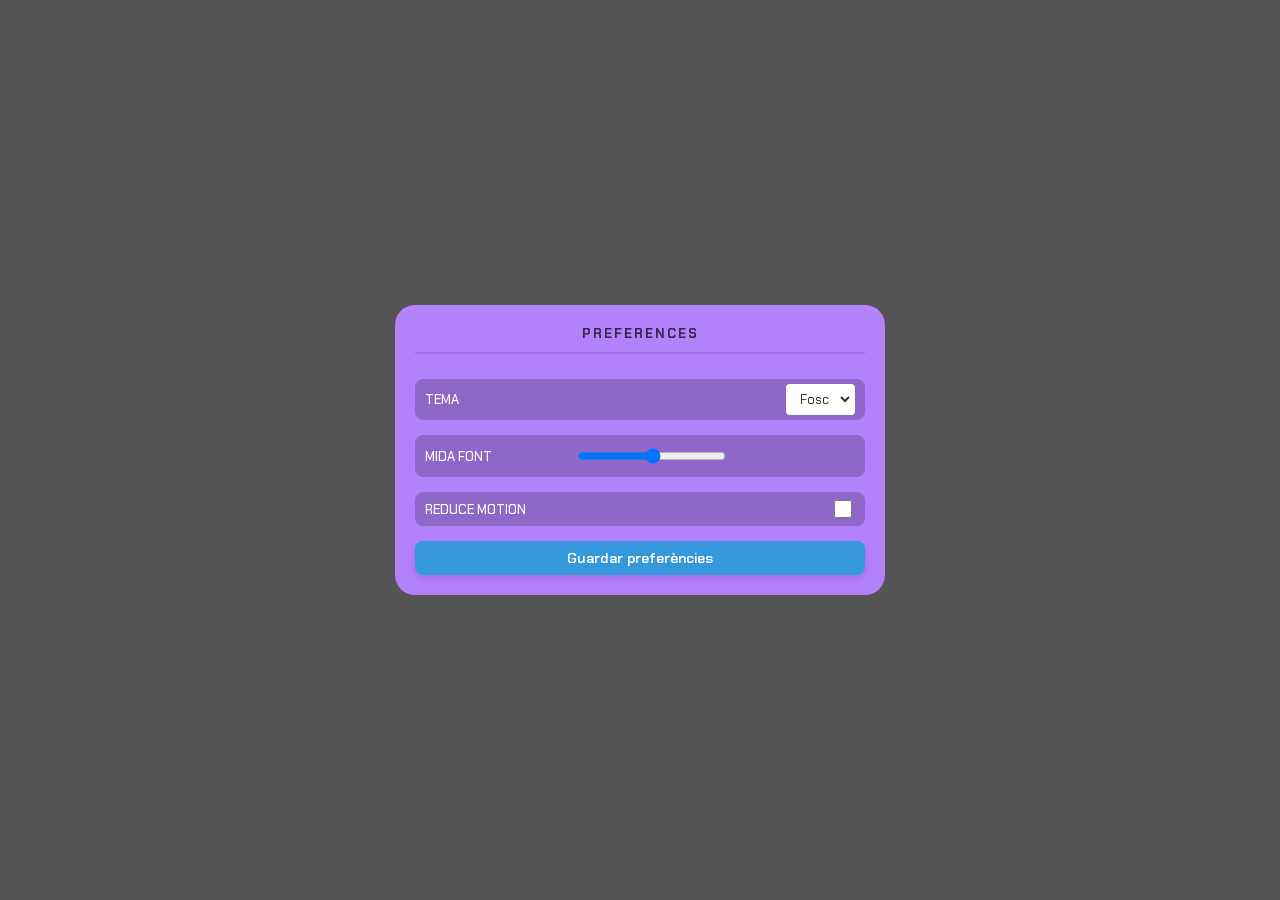
<file: index.html>
<!DOCTYPE html>
<html lang="ca">
  <head>
    <meta charset="UTF-8" />
    <meta name="viewport" content="width=device-width, initial-scale=1.0" />
    <title>JRPG menu</title>
    <link rel="stylesheet" href="style.css" />
  </head>
  <body>
    <main>
      <header>
      </header>

      <section id="form_preferencias" class="form_pre">
        <div class="panel">
          <p class="panel-title">Preferences</p>
          <form class="pref-form" id="form_pref">
            <div>
              <label for="theme">Tema</label>
              <select id="theme" name="theme">
                <option value="dark" selected>Fosc</option>
                <option value="light">Clar</option>
              </select>
            </div>
            <div>
              <label for="fontRange">Mida font</label>
              <input id="fontRange" type="range" min="13" max="36" step="1" aria-label="Mida de la font" />
              <span id="fontValue"></span>
            </div>
            <div>
              <label for="reduce">Reduce motion</label>
              <input id="reduce" name="reduce" type="checkbox" aria-label="Reduir animacions">
            </div>
            <button id="form_btn" class="btn-primary" type="submit">Guardar preferències</button>
          </form>
        </div>
      </section>

      <section id="loading" class="load">
        <div class="panel">
          <p id="loading_msg">Carregant...</p>
          <img src="./public/blendertimer-load-38_256.gif" alt="Loading spinner" id="loading_spinner">
          <button id="btn_retry" class="btn-danger" hidden>Reintentar</button>
        </div>
      </section>

      <section id="menu" class="inventory-section" hidden>
        <div class="inventory-header">
          <h2>Inventari</h2>
          <button id="btn_show_add" class="btn-primary" style="margin-left: 20px;">+ Nou Item</button>

          <div class="inventory-controls" style="margin-left: auto;">
            <input type="text" id="searchInput" placeholder="Cercar per nom..." aria-label="Cercar per nom" />
            <select id="categoryFilter" aria-label="Filtrar per categoria">
              <option value="todos">Tots</option>
              <option value="consumible">Consumibles</option>
              <option value="arma">Armes</option>
              <option value="armadura">Armadures</option>
              <option value="material">Materials</option>
              <option value="custom">Customs</option>
            </select>
          </div>
        </div>

        <div id="add_item_section" class="panel" style="width: 100%; height: auto; margin-bottom: 20px;" hidden>
          <p class="panel-title">Crear Nou Item</p>
          <form id="form_add" class="pref-form" style="display: grid; grid-template-columns: 1fr 1fr; gap: var(--s-2);">
            <div style="grid-column: 1 / -1;">
              <label for="add_name">Nom</label>
              <input type="text" id="add_name" required pattern=".*\S+.*" title="El nom no pot estar buit">
            </div>
            <div>
              <label for="add_cat">Categoria</label>
              <select id="add_cat" required>
                <option value="custom">Custom</option>
                <option value="consumible">Consumible</option>
                <option value="arma">Arma</option>
                <option value="armadura">Armadura</option>
                <option value="material">Material</option>
              </select>
            </div>
            <div>
              <label for="add_rarity">Raritat</label>
              <select id="add_rarity" required>
                <option value="común">Común</option>
                <option value="poco común">Poco común</option>
                <option value="raro">Raro</option>
                <option value="épico">Épico</option>
                <option value="legendario">Legendario</option>
              </select>
            </div>
            <div>
              <label for="add_price">Preu (G)</label>
              <input type="number" id="add_price" min="0" value="0" required>
            </div>
            <div>
              <label for="add_lvl">Nivell req.</label>
              <input type="number" id="add_lvl" min="1" max="99" value="1" required>
            </div>
            <div style="grid-column: 1 / -1; align-items: flex-start; flex-direction: column;">
              <label for="add_desc" style="margin-bottom: 5px;">Descripció</label>
              <textarea id="add_desc" rows="2" style="width: 100%; border-radius: 4px; padding: 5px;" required minlength="3"></textarea>
            </div>
            <div style="grid-column: 1 / -1; justify-content: flex-end; background: transparent;">
              <button type="button" id="btn_cancel_add" class="btn-secondary">Cancel·lar</button>
              <button type="submit" class="btn-primary" style="margin-left: 10px;">Guardar</button>
            </div>
          </form>
        </div>

        <div class="inventory-grid" id="inventoryGrid">
        </div>
      </section>
    </main>

    <script src="app.js"></script>
  </body>
</html>
</file>
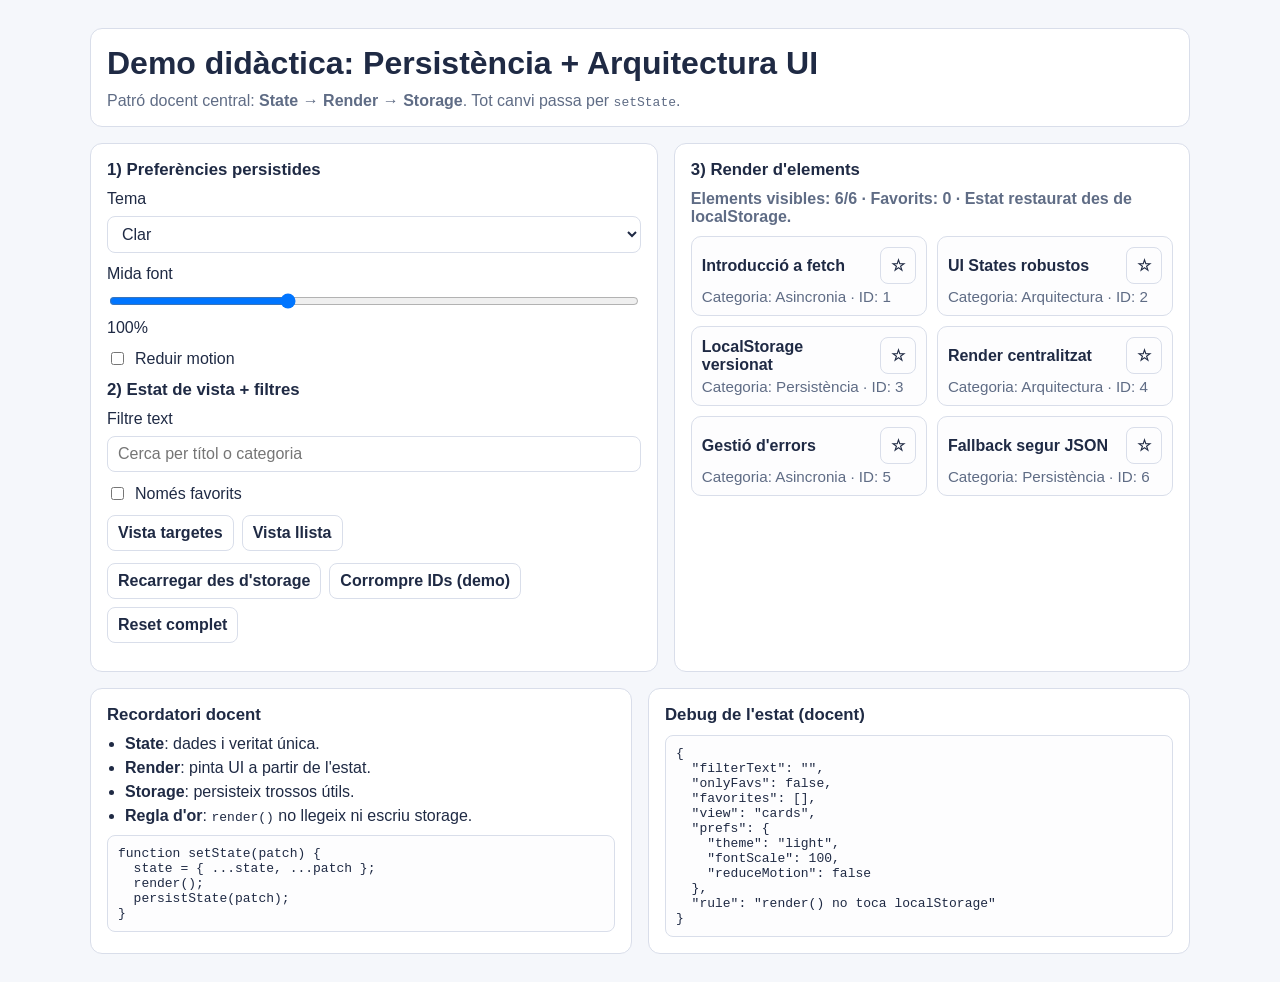
<file: adj/L04/L04/Arquitectura/index.html>
<!DOCTYPE html>
<html lang="ca">
  <head>
    <meta charset="UTF-8" />
    <meta name="viewport" content="width=device-width, initial-scale=1.0" />
    <title>Demo arquitectura: State → Render → Storage</title>
    <link rel="stylesheet" href="styles.css" />
  </head>
  <body>
    <main class="container">
      <header class="panel hero">
        <h1>Demo didàctica: Persistència + Arquitectura UI</h1>
        <p>
          Patró docent central: <strong>State → Render → Storage</strong>. Tot canvi
          passa per <code>setState</code>.
        </p>
      </header>

      <section class="grid">
        <article class="panel controls">
          <h2>1) Preferències persistides</h2>
          <div class="field-row">
            <label for="themeSelect">Tema</label>
            <select id="themeSelect">
              <option value="light">Clar</option>
              <option value="dark">Fosc</option>
            </select>
          </div>

          <div class="field-row">
            <label for="fontRange">Mida font</label>
            <input id="fontRange" type="range" min="90" max="120" step="5" />
            <span id="fontValue"></span>
          </div>

          <div class="field-row checkbox-row">
            <input id="motionToggle" type="checkbox" />
            <label for="motionToggle">Reduir motion</label>
          </div>

          <h2>2) Estat de vista + filtres</h2>
          <div class="field-row">
            <label for="searchInput">Filtre text</label>
            <input id="searchInput" type="search" placeholder="Cerca per títol o categoria" />
          </div>

          <div class="field-row checkbox-row">
            <input id="onlyFavs" type="checkbox" />
            <label for="onlyFavs">Només favorits</label>
          </div>

          <div class="view-switch">
            <button id="btnCards" type="button">Vista targetes</button>
            <button id="btnList" type="button">Vista llista</button>
          </div>

          <div class="tool-row">
            <button id="btnReload" type="button">Recarregar des d'storage</button>
            <button id="btnCorrupt" type="button">Corrompre IDs (demo)</button>
            <button id="btnReset" type="button">Reset complet</button>
          </div>
        </article>

        <article class="panel output">
          <h2>3) Render d'elements</h2>
          <p id="statusLine" class="status-line"></p>
          <div id="itemsView" class="items-view" aria-live="polite"></div>
        </article>
      </section>

      <section class="grid secondary">
        <article class="panel notes">
          <h2>Recordatori docent</h2>
          <ul>
            <li><strong>State</strong>: dades i veritat única.</li>
            <li><strong>Render</strong>: pinta UI a partir de l'estat.</li>
            <li><strong>Storage</strong>: persisteix trossos útils.</li>
            <li><strong>Regla d'or</strong>: <code>render()</code> no llegeix ni escriu storage.</li>
          </ul>
          <pre class="code-block">function setState(patch) {
  state = { ...state, ...patch };
  render();
  persistState(patch);
}</pre>
        </article>

        <article class="panel debug">
          <h2>Debug de l'estat (docent)</h2>
          <pre id="stateDump" class="state-dump"></pre>
        </article>
      </section>
    </main>

    <script src="app.js"></script>
  </body>
</html>
</file>
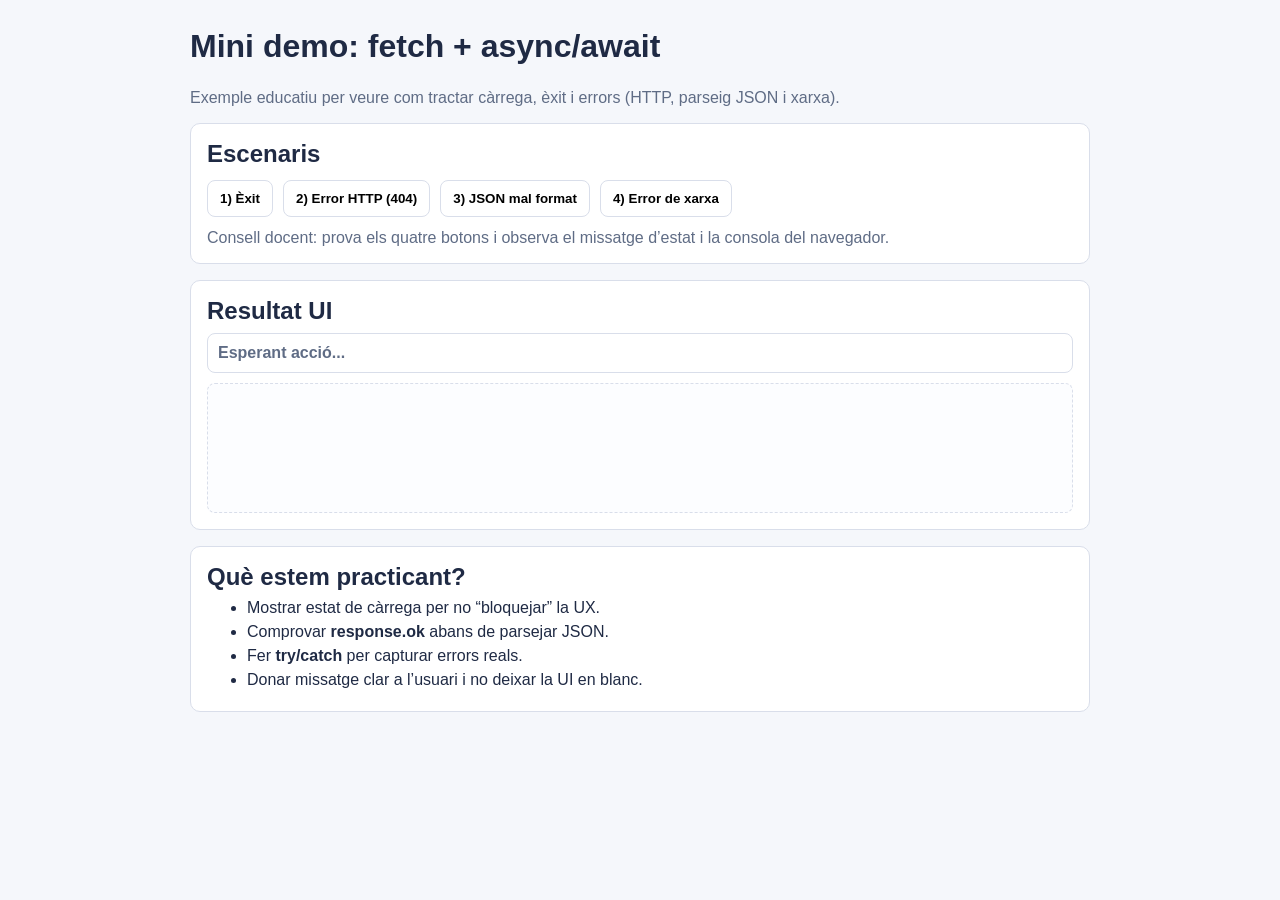
<file: adj/L04/L04/AsincroniaClient/index.html>
<!DOCTYPE html>
<html lang="ca">
  <head>
    <meta charset="UTF-8" />
    <meta name="viewport" content="width=device-width, initial-scale=1.0" />
    <title>Demo fetch asíncron</title>
    <link rel="stylesheet" href="styles.css" />
  </head>
  <body>
    <main class="container">
      <h1>Mini demo: fetch + async/await</h1>
      <p class="subtitle">
        Exemple educatiu per veure com tractar càrrega, èxit i errors (HTTP,
        parseig JSON i xarxa).
      </p>

      <section class="panel controls">
        <h2>Escenaris</h2>
        <div class="buttons">
          <button data-scenario="ok">1) Èxit</button>
          <button data-scenario="http">2) Error HTTP (404)</button>
          <button data-scenario="json">3) JSON mal format</button>
          <button data-scenario="network">4) Error de xarxa</button>
        </div>
        <p class="tip">
          Consell docent: prova els quatre botons i observa el missatge d’estat
          i la consola del navegador.
        </p>
      </section>

      <section class="panel output">
        <h2>Resultat UI</h2>
        <p id="status" class="status idle">Esperant acció...</p>
        <pre id="result" class="result" aria-live="polite"></pre>
      </section>

      <section class="panel notes">
        <h2>Què estem practicant?</h2>
        <ul>
          <li>Mostrar estat de càrrega per no “bloquejar” la UX.</li>
          <li>Comprovar <strong>response.ok</strong> abans de parsejar JSON.</li>
          <li>Fer <strong>try/catch</strong> per capturar errors reals.</li>
          <li>Donar missatge clar a l’usuari i no deixar la UI en blanc.</li>
        </ul>
      </section>
    </main>

    <script src="app.js"></script>
  </body>
</html>
</file>
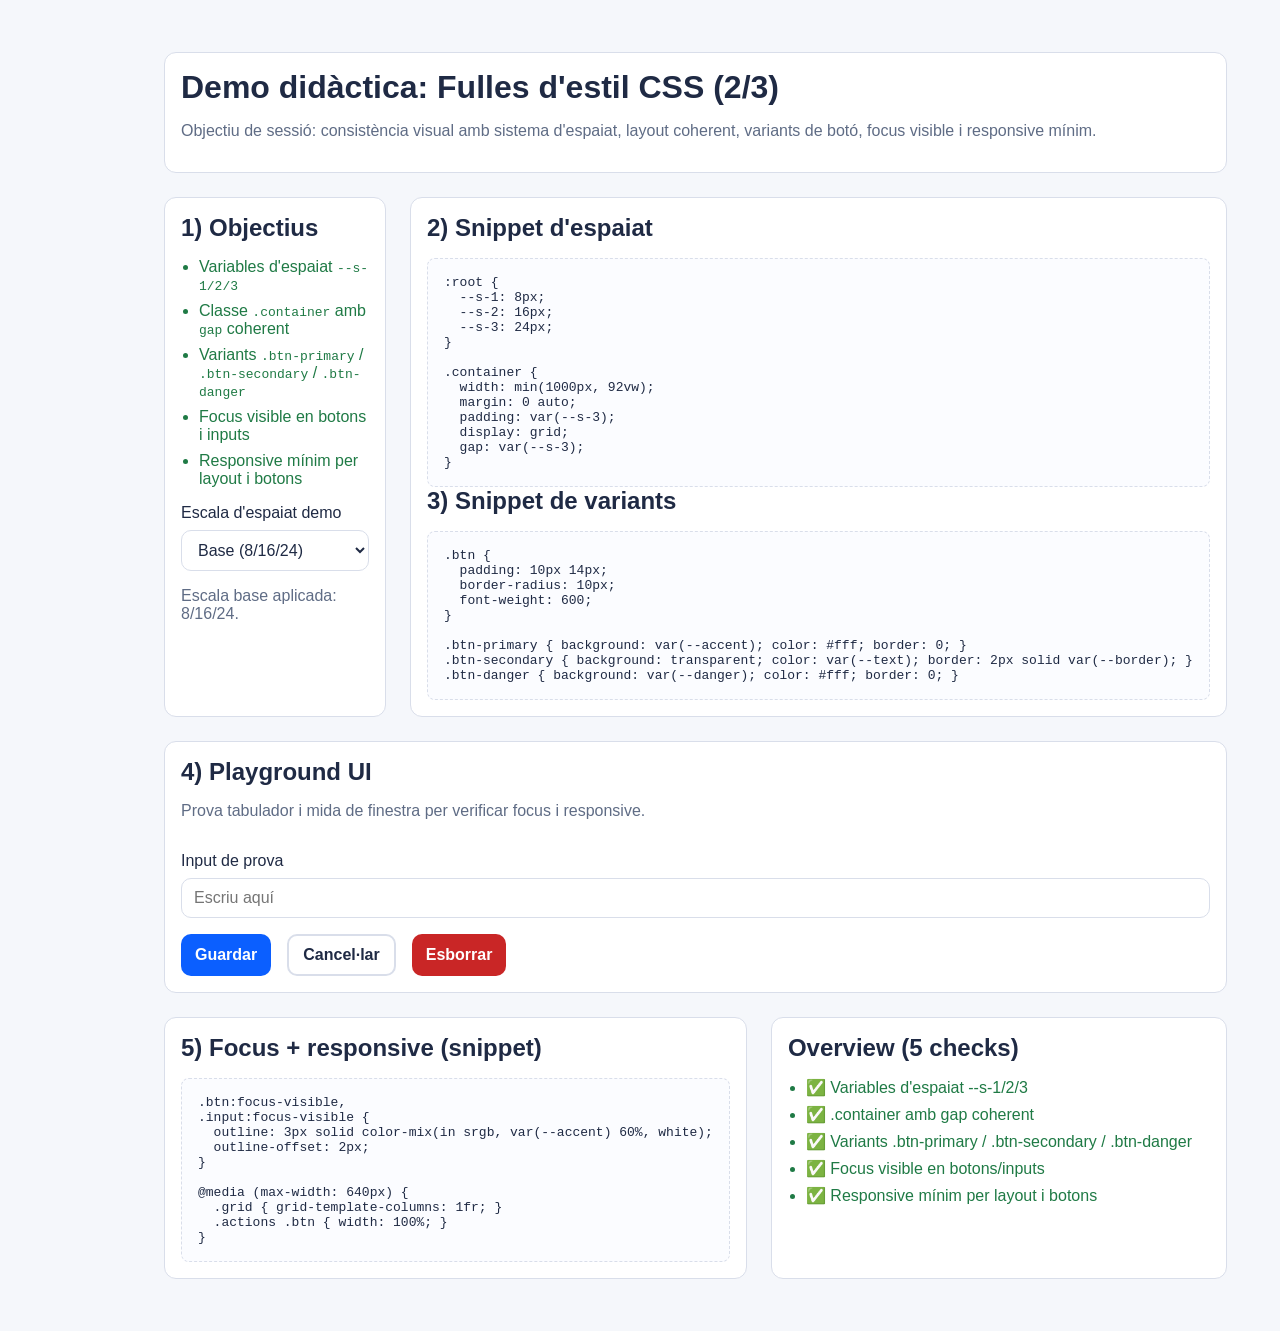
<file: adj/L04/L04/CssContnent/index.html>
<!DOCTYPE html>
<html lang="ca">
  <head>
    <meta charset="UTF-8" />
    <meta name="viewport" content="width=device-width, initial-scale=1.0" />
    <title>Demo didàctica CSS 2/3</title>
    <link rel="stylesheet" href="styles.css" />
  </head>
  <body>
    <main class="container">
      <header class="panel hero">
        <h1>Demo didàctica: Fulles d'estil CSS (2/3)</h1>
        <p>
          Objectiu de sessió: consistència visual amb sistema d'espaiat, layout coherent,
          variants de botó, focus visible i responsive mínim.
        </p>
      </header>

      <section class="grid">
        <article class="panel">
          <h2>1) Objectius</h2>
          <ul class="checklist" id="checkList">
            <li data-check="spacing">Variables d'espaiat <code>--s-1/2/3</code></li>
            <li data-check="container">Classe <code>.container</code> amb <code>gap</code> coherent</li>
            <li data-check="variants">Variants <code>.btn-primary</code> / <code>.btn-secondary</code> / <code>.btn-danger</code></li>
            <li data-check="focus">Focus visible en botons i inputs</li>
            <li data-check="responsive">Responsive mínim per layout i botons</li>
          </ul>

          <div class="field">
            <label for="scaleSelect">Escala d'espaiat demo</label>
            <select id="scaleSelect" class="input">
              <option value="base">Base (8/16/24)</option>
              <option value="compacta">Compacta (6/12/18)</option>
              <option value="ampla">Ampla (10/20/30)</option>
            </select>
          </div>

          <p class="muted" id="statusLine"></p>
        </article>

        <article class="panel">
          <h2>2) Snippet d'espaiat</h2>
          <pre class="code">:root {
  --s-1: 8px;
  --s-2: 16px;
  --s-3: 24px;
}

.container {
  width: min(1000px, 92vw);
  margin: 0 auto;
  padding: var(--s-3);
  display: grid;
  gap: var(--s-3);
}</pre>

          <h2>3) Snippet de variants</h2>
          <pre class="code">.btn {
  padding: 10px 14px;
  border-radius: 10px;
  font-weight: 600;
}

.btn-primary { background: var(--accent); color: #fff; border: 0; }
.btn-secondary { background: transparent; color: var(--text); border: 2px solid var(--border); }
.btn-danger { background: var(--danger); color: #fff; border: 0; }</pre>
        </article>
      </section>

      <section class="panel">
        <h2>4) Playground UI</h2>
        <p class="muted">
          Prova tabulador i mida de finestra per verificar focus i responsive.
        </p>

        <div class="playground">
          <div class="field">
            <label for="demoInput">Input de prova</label>
            <input id="demoInput" class="input" type="text" placeholder="Escriu aquí" />
          </div>

          <div class="actions">
            <button class="btn btn-primary" type="button">Guardar</button>
            <button class="btn btn-secondary" type="button">Cancel·lar</button>
            <button class="btn btn-danger" type="button">Esborrar</button>
          </div>
        </div>
      </section>

      <section class="grid">
        <article class="panel">
          <h2>5) Focus + responsive (snippet)</h2>
          <pre class="code">.btn:focus-visible,
.input:focus-visible {
  outline: 3px solid color-mix(in srgb, var(--accent) 60%, white);
  outline-offset: 2px;
}

@media (max-width: 640px) {
  .grid { grid-template-columns: 1fr; }
  .actions .btn { width: 100%; }
}</pre>
        </article>

        <article class="panel">
          <h2>Overview (5 checks)</h2>
          <ul class="overview" id="overviewList"></ul>
        </article>
      </section>
    </main>

    <script src="app.js"></script>
  </body>
</html>
</file>
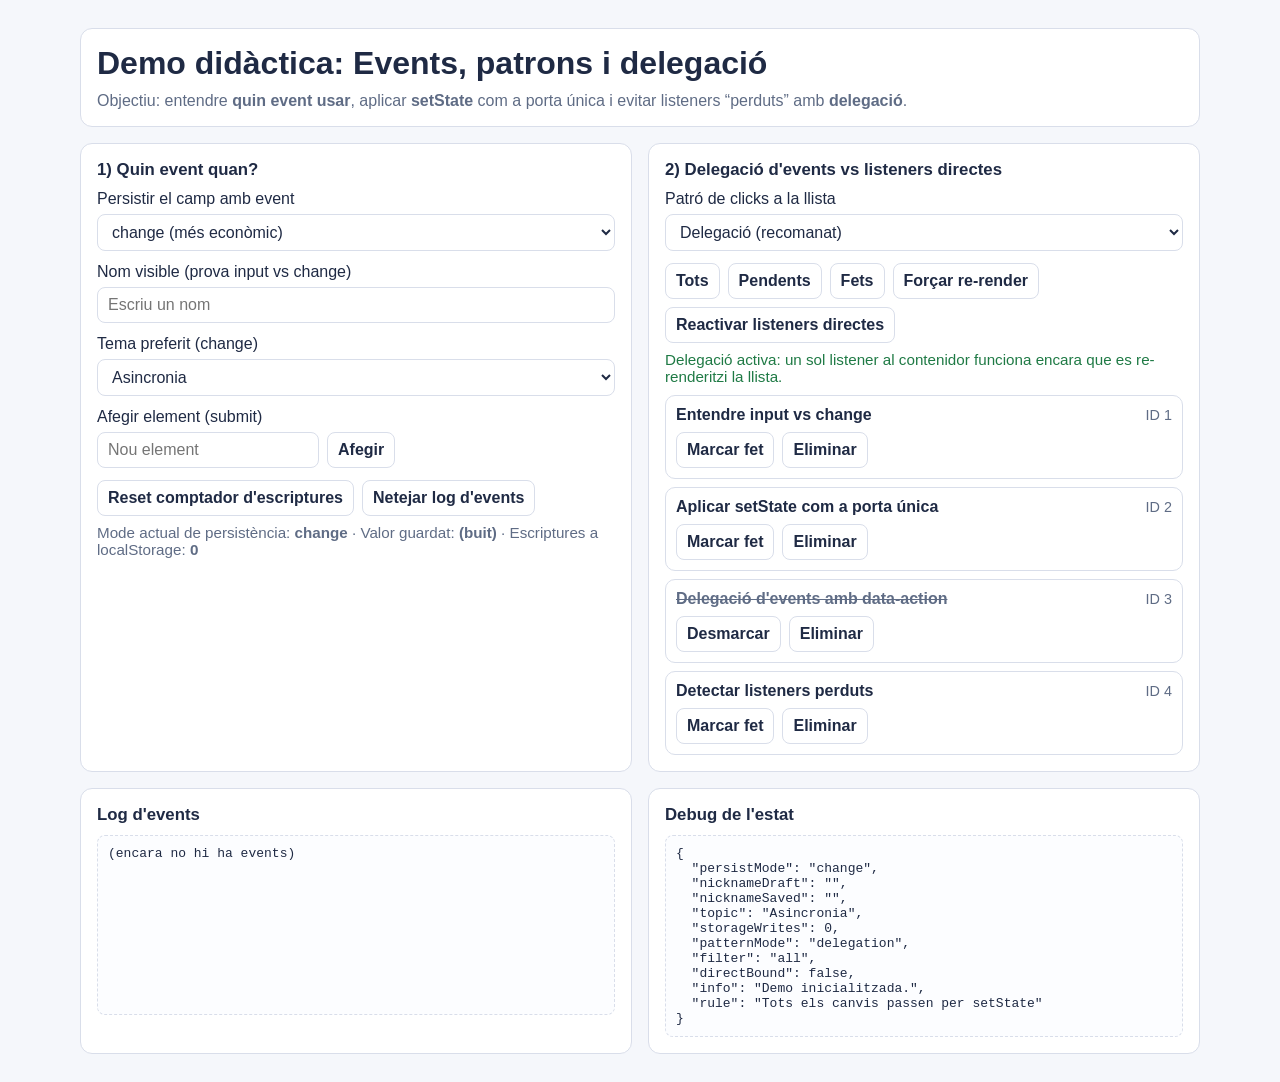
<file: adj/L04/L04/Events/index.html>
<!DOCTYPE html>
<html lang="ca">
  <head>
    <meta charset="UTF-8" />
    <meta name="viewport" content="width=device-width, initial-scale=1.0" />
    <title>Demo didàctica: Events, patrons i delegació</title>
    <link rel="stylesheet" href="styles.css" />
  </head>
  <body>
    <main class="container">
      <header class="panel hero">
        <h1>Demo didàctica: Events, patrons i delegació</h1>
        <p>
          Objectiu: entendre <strong>quin event usar</strong>, aplicar <strong>setState</strong>
          com a porta única i evitar listeners “perduts” amb <strong>delegació</strong>.
        </p>
      </header>

      <section class="grid">
        <article class="panel">
          <h2>1) Quin event quan?</h2>

          <div class="field">
            <label for="persistMode">Persistir el camp amb event</label>
            <select id="persistMode">
              <option value="change">change (més econòmic)</option>
              <option value="input">input (molt freqüent)</option>
            </select>
          </div>

          <div class="field">
            <label for="nicknameInput">Nom visible (prova input vs change)</label>
            <input id="nicknameInput" type="text" placeholder="Escriu un nom" />
          </div>

          <div class="field">
            <label for="topicSelect">Tema preferit (change)</label>
            <select id="topicSelect">
              <option value="Asincronia">Asincronia</option>
              <option value="UI States">UI States</option>
              <option value="Persistència">Persistència</option>
              <option value="Events">Events</option>
            </select>
          </div>

          <form id="addForm" class="field">
            <label for="addInput">Afegir element (submit)</label>
            <div class="inline-row">
              <input id="addInput" type="text" placeholder="Nou element" />
              <button type="submit">Afegir</button>
            </div>
          </form>

          <div class="inline-row wrap">
            <button id="btnResetWrites" type="button">Reset comptador d'escriptures</button>
            <button id="btnClearLog" type="button">Netejar log d'events</button>
          </div>

          <p id="persistInfo" class="info-line"></p>
        </article>

        <article class="panel">
          <h2>2) Delegació d'events vs listeners directes</h2>

          <div class="field">
            <label for="patternMode">Patró de clicks a la llista</label>
            <select id="patternMode">
              <option value="delegation">Delegació (recomanat)</option>
              <option value="direct">Directe fràgil (error típic)</option>
            </select>
          </div>

          <div class="inline-row wrap">
            <button id="btnAll" type="button">Tots</button>
            <button id="btnPending" type="button">Pendents</button>
            <button id="btnDone" type="button">Fets</button>
            <button id="btnRerender" type="button">Forçar re-render</button>
            <button id="btnRebind" type="button">Reactivar listeners directes</button>
          </div>

          <p id="patternInfo" class="info-line"></p>
          <ul id="listEl" class="list" aria-live="polite"></ul>
        </article>
      </section>

      <section class="grid secondary">
        <article class="panel">
          <h2>Log d'events</h2>
          <pre id="eventLog" class="log"></pre>
        </article>

        <article class="panel">
          <h2>Debug de l'estat</h2>
          <pre id="stateDump" class="log"></pre>
        </article>
      </section>
    </main>

    <script src="app.js"></script>
  </body>
</html>
</file>
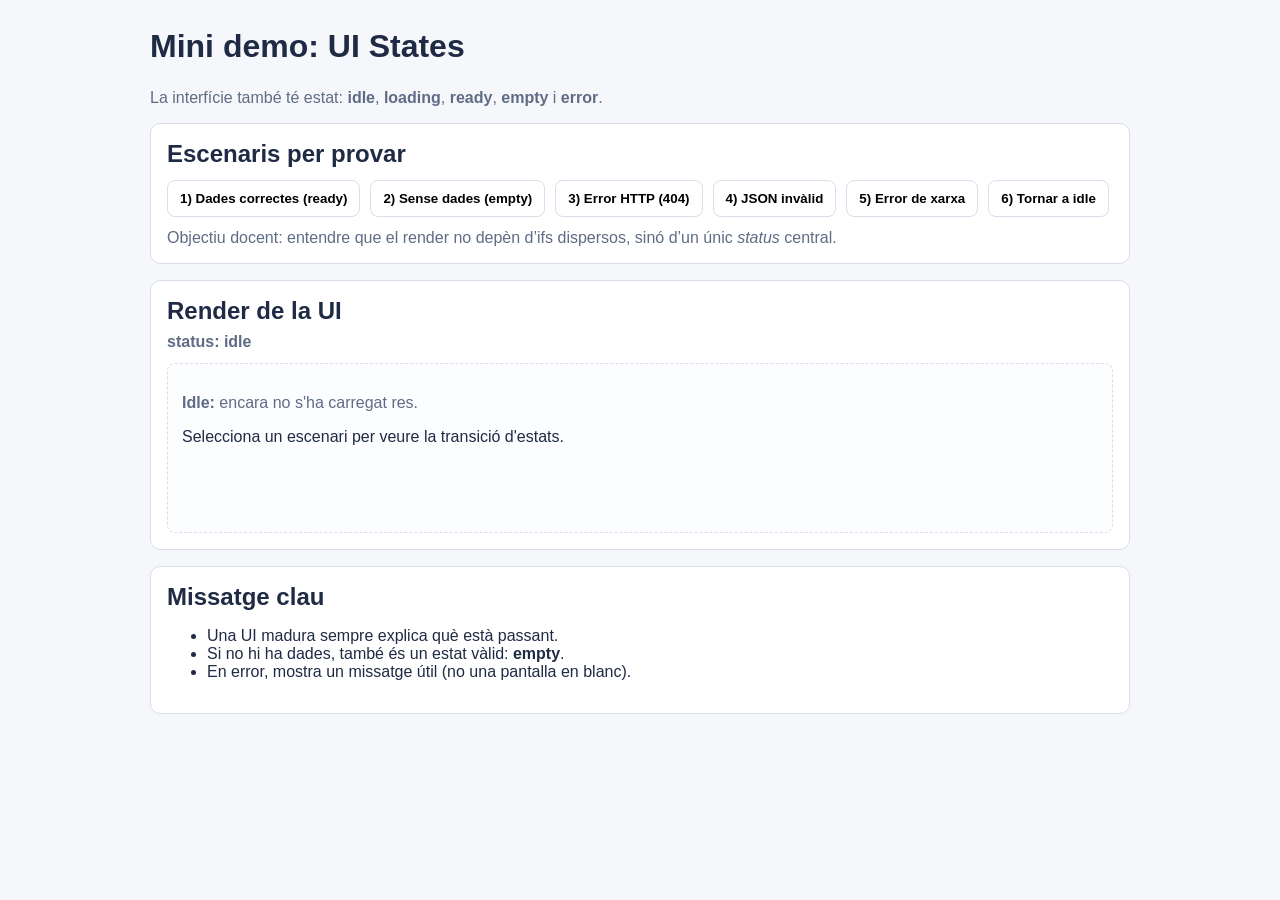
<file: adj/L04/L04/UiStates/index.html>
<!DOCTYPE html>
<html lang="ca">
  <head>
    <meta charset="UTF-8" />
    <meta name="viewport" content="width=device-width, initial-scale=1.0" />
    <title>Demo UI States</title>
    <link rel="stylesheet" href="styles.css" />
  </head>
  <body>
    <main class="container">
      <h1>Mini demo: UI States</h1>
      <p class="subtitle">
        La interfície també té estat: <strong>idle</strong>, <strong>loading</strong>,
        <strong>ready</strong>, <strong>empty</strong> i <strong>error</strong>.
      </p>

      <section class="panel controls">
        <h2>Escenaris per provar</h2>
        <div class="buttons">
          <button data-scenario="ready">1) Dades correctes (ready)</button>
          <button data-scenario="empty">2) Sense dades (empty)</button>
          <button data-scenario="http">3) Error HTTP (404)</button>
          <button data-scenario="json">4) JSON invàlid</button>
          <button data-scenario="network">5) Error de xarxa</button>
          <button data-scenario="idle">6) Tornar a idle</button>
        </div>
        <p class="tip">
          Objectiu docent: entendre que el render no depèn d’ifs dispersos, sinó d’un
          únic <em>status</em> central.
        </p>
      </section>

      <section class="panel">
        <h2>Render de la UI</h2>
        <p id="statusBadge" class="status-badge">status: idle</p>
        <div id="view" class="view" aria-live="polite"></div>
      </section>

      <section class="panel notes">
        <h2>Missatge clau</h2>
        <ul>
          <li>Una UI madura sempre explica què està passant.</li>
          <li>Si no hi ha dades, també és un estat vàlid: <strong>empty</strong>.</li>
          <li>En error, mostra un missatge útil (no una pantalla en blanc).</li>
        </ul>
      </section>
    </main>

    <script src="app.js"></script>
  </body>
</html>
</file>
<file: style.css>
@import url('https://fonts.googleapis.com/css2?family=Chakra+Petch:ital,wght@0,300;0,400;0,500;0,600;0,700;1,300;1,400;1,500;1,600;1,700&display=swap');

:root {
  --bg: #555454;
  --text: #ffffff;
  --accent: #B381FA;
  --border: rgba(255, 255, 255, 0.2);
  --s-1: 10px;
  --s-2: 15px;
  --s-3: 20px;

  --font: "Chakra Petch", sans-serif;
  --font-size: 13px;
  --wait: #AF0502;
  --ok: #00D777;
  --error: #FF012D;
}

body {
  background-color: var(--bg);
  color: var(--text);
  font-family: var(--font);
  margin: 0;
  overflow: hidden;
  transition: background-color 0.3s;
}

p, label, span, div, h1, h2, h3 {
  color: var(--text);
}

p {
  font-size: var(--font-size);
}

.loading { color: var(--wait); }
.ok { color: var(--ok); }
.error { color: var(--error); }

.form_pre, .load {
  display: flex;
  justify-content: center;
  align-items: center;
  height: 100vh;
}

.load p {
  position: absolute;
  font-family: var(--font);
  margin: 0;                
  padding-bottom: 200px;
  font-weight: bold;
}

.load img {
  max-width: 100%;
  height: auto;
}

.panel {
  background-color: var(--accent); 
  border-radius: var(--s-3);
  padding: var(--s-3);

  display: flex;
  flex-direction: column;   
  justify-content: center;  
  align-items: center;      
  gap: var(--s-2);                
  
  width: 450px; 
}

.panel-title {
  margin: 0;
  font-weight: 700;
  text-transform: uppercase;
  letter-spacing: 2px;
  color: rgba(0, 0, 0, 0.7);
  border-bottom: 2px solid rgba(0, 0, 0, 0.1);
  width: 100%;
  text-align: center;
  padding-bottom: var(--s-1);
  margin-bottom: var(--s-1);
}

.pref-form {
  width: 100%;
  display: flex;
  flex-direction: column;
  gap: var(--s-2);
}

.pref-form div {
  display: flex;
  justify-content: space-between; 
  align-items: center;
  padding: 5px var(--s-1);
  background: rgba(0, 0, 0, 0.2); 
  border-radius: 8px;
  transition: background 0.3s;
}

.pref-form div:hover {
  background: rgba(0, 0, 0, 0.3);
}

.pref-form label {
  font-weight: 500;
  text-transform: uppercase;
  font-size: var(--font-size);
}

.pref-form input[type="text"],
.pref-form input[type="number"],
.pref-form select, 
.pref-form input[type="range"],
.pref-form textarea {
  font-family: var(--font);
  border: 2px solid transparent;
  background: white;
  color: #333;
  border-radius: 4px;
  padding: 4px 8px;
  transition: border-color 0.2s;
}

.pref-form input[type="checkbox"] {
  width: 18px;
  height: 18px;
  accent-color: var(--ok);
}

#fontValue {
  font-weight: bold;
  margin-left: 5px;
  min-width: 40px;
  display: inline-block;
}

button {
  cursor: pointer;
  font-family: var(--font);
  font-size: calc(var(--font-size) * 1.1);
  font-weight: 600;
  padding: 8px 16px;
  border-radius: 8px;
  border: none;
  transition: all 0.2s;
}

.btn-primary {
  background-color: #3498db;
  color: white;
  box-shadow: 0 4px 6px rgba(0,0,0,0.1);
}
.btn-primary:hover { background-color: #2980b9; transform: translateY(-2px); }

.btn-secondary {
  background-color: #95a5a6;
  color: white;
  box-shadow: 0 4px 6px rgba(0,0,0,0.1);
}
.btn-secondary:hover { background-color: #7f8c8d; transform: translateY(-2px); }

.btn-danger {
  background-color: var(--error);
  color: white;
  box-shadow: 0 4px 6px rgba(0,0,0,0.1);
}
.btn-danger:hover { background-color: #c0392b; transform: translateY(-2px); }

:focus-visible {
  outline: 3px solid var(--ok);
  outline-offset: 2px;
}

[hidden] {
  display: none !important;
}

.inventory-section {
  display: flex;
  flex-direction: column;
  height: 100vh;
  padding: calc(var(--s-3) * 2);
  box-sizing: border-box;
  animation: fadeIn 0.5s ease-out;
}

.inventory-header {
  display: flex;
  align-items: center;
  margin-bottom: var(--s-3);
  border-bottom: 2px solid var(--accent);
  padding-bottom: var(--s-2);
  flex-wrap: wrap;
  gap: var(--s-2);
}

.inventory-header h2 {
  font-size: calc(var(--font-size) * 2.5);
  margin: 0;
  text-transform: uppercase;
  letter-spacing: 3px;
  color: #fff;
  text-shadow: 2px 2px 0px var(--accent);
}

.inventory-controls {
  display: flex;
  gap: var(--s-2);
}

.inventory-controls input,
.inventory-controls select {
  padding: 8px 15px;
  font-family: var(--font);
  font-size: var(--font-size);
  border: 2px solid var(--accent);
  border-radius: 8px;
  background: rgba(0, 0, 0, 0.4);
  color: #fff;
  outline: none;
  transition: all 0.3s;
}

.inventory-controls input:focus,
.inventory-controls select:focus {
  border-color: var(--ok);
  background: rgba(0, 0, 0, 0.6);
  box-shadow: 0 0 10px var(--accent);
}

.inventory-grid {
  display: grid;
  grid-template-columns: repeat(auto-fill, minmax(280px, 1fr));
  gap: var(--s-3);
  overflow-y: auto;
  padding-right: var(--s-1);
  flex-grow: 1;
  min-height: 0;
}

.item-card {
  background: rgba(0, 0, 0, 0.4);
  border: 1px solid var(--border);
  border-radius: 12px;
  padding: var(--s-3);
  display: flex;
  flex-direction: column;
  gap: 12px;
  position: relative;
  transition: transform 0.3s cubic-bezier(0.175, 0.885, 0.32, 1.275), box-shadow 0.3s;
  cursor: pointer;
  backdrop-filter: blur(5px);
}

.item-card::before {
  content: '';
  position: absolute;
  top: 0; left: 0; right: 0;
  height: 4px;
  background: var(--accent);
  border-radius: 12px 12px 0 0;
}

.item-card.común::before { background: #95a5a6; }
.item-card.poco.común::before { background: #2ecc71; }
.item-card.raro::before { background: #3498db; }
.item-card.épico::before { background: #9b59b6; }
.item-card.legendario::before { background: #f1c40f; }
.item-card.custom::before { background: #e84393; }

.item-card:hover {
  transform: translateY(-5px);
  box-shadow: 0 10px 20px rgba(179, 129, 250, 0.4);
  background: rgba(20, 20, 20, 0.8);
  border-color: var(--accent);
}

.item-header {
  display: flex;
  justify-content: space-between;
  align-items: flex-start;
}

.item-title {
  font-size: calc(var(--font-size) * 1.3);
  font-weight: 700;
  color: #fff;
  margin: 0;
  text-shadow: 1px 1px 0px rgba(0,0,0,0.5);
  word-break: break-word;
}

.item-category {
  font-size: calc(var(--font-size) * 0.8);
  font-weight: 600;
  color: var(--accent);
  text-transform: uppercase;
  letter-spacing: 1px;
}

.item-body {
  flex-grow: 1;
  display: flex;
  flex-direction: column;
  justify-content: flex-start;
}

.item-desc {
  font-size: var(--font-size);
  color: #ddd;
  margin: 0;
  line-height: 1.4;
  word-wrap: break-word;
}

.item-footer {
  display: flex;
  justify-content: space-between;
  align-items: center;
  border-top: 1px solid var(--border);
  padding-top: var(--s-1);
  margin-top: 5px;
}

.item-price {
  font-size: var(--font-size);
  color: #f1c40f;
  font-weight: bold;
}

.item-lvl {
  font-size: var(--font-size);
  color: var(--ok);
  font-weight: bold;
}

.btn-fav {
  background: none;
  border: none;
  color: rgba(255, 255, 255, 0.3);
  font-size: calc(var(--font-size) * 1.5);
  cursor: pointer;
  transition: color 0.3s, transform 0.2s;
  padding: 0;
  box-shadow: none;
}
.btn-fav:hover {
  background: none;
  transform: scale(1.3);
  color: #fff;
}

.btn-fav.active {
  color: #ffca28;
  animation: pulseFav 0.5s;
}

.item-icon-ph {
  width: 40px;
  height: 40px;
  background: rgba(255,255,255,0.1);
  border-radius: 8px;
  display: flex;
  justify-content: center;
  align-items: center;
  font-size: 10px;
  color: #aaa;
  text-align: center;
  border: 1px dashed var(--accent);
}

@keyframes fadeIn {
  from { opacity: 0; transform: translateY(10px); }
  to { opacity: 1; transform: translateY(0); }
}

@keyframes pulseFav {
  0% { transform: scale(1); }
  50% { transform: scale(1.5); }
  100% { transform: scale(1); }
}

.reduce-motion * {
  animation: none !important;
  transition: none !important;
}

::-webkit-scrollbar {
  width: 8px;
}
::-webkit-scrollbar-track {
  background: rgba(0, 0, 0, 0.2);
  border-radius: 4px;
}
::-webkit-scrollbar-thumb {
  background: var(--accent);
  border-radius: 4px;
}
::-webkit-scrollbar-thumb:hover {
  background: #9b59b6;
}

@media (max-width: 768px) {
  .inventory-header {
    flex-direction: column;
    align-items: flex-start;
  }
  .inventory-controls {
    width: 100%;
    flex-direction: column;
    margin-left: 0 !important;
  }
  .panel {
    width: 90%;
  }
  .pref-form {
    grid-template-columns: 1fr !important;
  }
}
</file>
<file: adj/L04/L04/Arquitectura/styles.css>
:root {
  --bg: #f5f7fb;
  --panel: #ffffff;
  --border: #d9deea;
  --text: #1f2a44;
  --muted: #5f6c85;
  --brand: #0b5fff;
  --ok: #1f7a45;
  --warn: #9a6700;
  --danger: #b42318;
}

* {
  box-sizing: border-box;
}

body {
  margin: 0;
  font-family: "Segoe UI", Roboto, Arial, sans-serif;
  background: var(--bg);
  color: var(--text);
}

body[data-theme="dark"] {
  --bg: #12151f;
  --panel: #1a1f2e;
  --border: #313a53;
  --text: #e7ebff;
  --muted: #a5b0cc;
}

.container {
  width: min(1100px, 94vw);
  margin: 28px auto;
  display: grid;
  gap: 16px;
}

.panel {
  background: var(--panel);
  border: 1px solid var(--border);
  border-radius: 12px;
  padding: 16px;
}

.hero p {
  margin: 6px 0 0;
  color: var(--muted);
}

.grid {
  display: grid;
  gap: 16px;
  grid-template-columns: 1.1fr 1fr;
}

.grid.secondary {
  grid-template-columns: 1fr 1fr;
}

h1,
h2 {
  margin: 0 0 10px;
}

h2 {
  font-size: 1.05rem;
}

.field-row {
  display: grid;
  gap: 8px;
  margin-bottom: 12px;
}

.checkbox-row {
  grid-template-columns: auto 1fr;
  align-items: center;
}

input[type="search"],
select,
button,
input[type="range"] {
  font: inherit;
}

input[type="search"],
select {
  border: 1px solid var(--border);
  background: transparent;
  color: inherit;
  border-radius: 8px;
  padding: 8px 10px;
}

button {
  border: 1px solid var(--border);
  background: transparent;
  color: inherit;
  border-radius: 8px;
  padding: 8px 10px;
  cursor: pointer;
  font-weight: 600;
}

button:hover {
  border-color: var(--brand);
}

.view-switch,
.tool-row {
  display: flex;
  flex-wrap: wrap;
  gap: 8px;
  margin-bottom: 12px;
}

.status-line {
  margin: 0 0 10px;
  font-weight: 600;
  color: var(--muted);
}

.items-view.cards {
  display: grid;
  gap: 10px;
  grid-template-columns: repeat(auto-fill, minmax(210px, 1fr));
}

.items-view.list {
  display: grid;
  gap: 8px;
}

.item-card {
  border: 1px solid var(--border);
  border-radius: 10px;
  padding: 10px;
  background: color-mix(in srgb, var(--panel) 80%, var(--bg));
}

.item-top {
  display: flex;
  justify-content: space-between;
  gap: 8px;
  align-items: center;
}

.item-title {
  margin: 0;
  font-weight: 700;
}

.item-meta {
  margin: 4px 0 0;
  color: var(--muted);
  font-size: 0.95rem;
}

.fav-btn[data-active="true"] {
  border-color: var(--warn);
}

.empty {
  border: 1px dashed var(--border);
  border-radius: 8px;
  padding: 12px;
  color: var(--muted);
}

.code-block,
.state-dump {
  margin: 0;
  border: 1px solid var(--border);
  border-radius: 8px;
  padding: 10px;
  background: color-mix(in srgb, var(--panel) 75%, var(--bg));
  overflow: auto;
}

.code-block {
  margin-top: 10px;
}

ul {
  margin: 0;
  padding-left: 18px;
}

li {
  margin-bottom: 6px;
}

@media (max-width: 920px) {
  .grid,
  .grid.secondary {
    grid-template-columns: 1fr;
  }
}
</file>
<file: adj/L04/L04/AsincroniaClient/styles.css>
:root {
  --bg: #f5f7fb;
  --panel: #ffffff;
  --border: #d9deea;
  --text: #1f2a44;
  --muted: #5f6c85;
  --ok: #1f7a45;
  --error: #b42318;
  --loading: #0b5fff;
}

* {
  box-sizing: border-box;
}

body {
  margin: 0;
  font-family: "Segoe UI", Roboto, Arial, sans-serif;
  background: var(--bg);
  color: var(--text);
}

.container {
  width: min(900px, 92vw);
  margin: 28px auto;
  display: grid;
  gap: 16px;
}

h1,
h2 {
  margin: 0 0 8px;
}

.subtitle {
  margin: 0;
  color: var(--muted);
}

.panel {
  background: var(--panel);
  border: 1px solid var(--border);
  border-radius: 10px;
  padding: 16px;
}

.buttons {
  display: flex;
  flex-wrap: wrap;
  gap: 10px;
  margin: 12px 0;
}

button {
  border: 1px solid var(--border);
  border-radius: 8px;
  padding: 10px 12px;
  background: #fff;
  cursor: pointer;
  font-weight: 600;
}

button:hover {
  border-color: #b6c1d8;
  background: #f8faff;
}

.status {
  padding: 10px;
  border-radius: 8px;
  border: 1px solid var(--border);
  margin: 0 0 10px;
  font-weight: 600;
}

.status.idle {
  color: var(--muted);
}

.status.loading {
  color: var(--loading);
  border-color: #bcd4ff;
  background: #ecf3ff;
}

.status.success {
  color: var(--ok);
  border-color: #9cd9b6;
  background: #e9f8ef;
}

.status.error {
  color: var(--error);
  border-color: #f5b8b3;
  background: #fff1f0;
}

.result {
  min-height: 130px;
  margin: 0;
  padding: 12px;
  border: 1px dashed var(--border);
  border-radius: 8px;
  background: #fcfdff;
  overflow: auto;
}

.tip {
  color: var(--muted);
  margin: 0;
}

ul {
  margin: 8px 0 0;
}

li {
  margin-bottom: 6px;
}
</file>
<file: adj/L04/L04/CssContnent/styles.css>
:root {
/* Spacing scale */
  --s-1: 8px;   /* Base spacing unit */
  --s-2: 16px;  /* Double the base spacing unit */
  --s-3: 24px;  /* Triple the base spacing unit */

  --bg: #f5f7fb;
  --panel: #ffffff;
  --border: #d9deea;
  --text: #1f2a44;
  --muted: #5f6c85;
  --accent: #0b5fff;
  --danger: #c92626;
}

* {
  box-sizing: border-box;
}

body {
  margin: 0;
  font-family: "Segoe UI", Roboto, Arial, sans-serif;
  color: var(--text);
  background: var(--bg);
}

/* Dark theme overrides */
.container {
  width: min(1000px, 92vw);     /* Max width of 1000px, with 4% horizontal padding on each side */
  margin: 28px auto;    /* Center the container with vertical margin */
  padding: var(--s-3);  /* Add horizontal padding */
  display: grid;    /* Use CSS Grid for layout */
  gap: var(--s-3);  /* Gap between grid items */
}

.grid {
  display: grid;
  grid-template-columns: 1fr 1fr;
  gap: var(--s-3);
}

.panel {
  background: var(--panel);
  border: 1px solid var(--border);
  border-radius: 12px;
  padding: var(--s-2);
}

.hero p,
.muted {
  color: var(--muted);
}

h1,
h2 {
  margin: 0 0 var(--s-2);
}

ul {
  margin: 0;
  padding-left: 18px;
}

li {
  margin-bottom: var(--s-1);
}

.field {
  display: grid;
  gap: var(--s-1);
  margin-top: var(--s-2);
}

.input,
select,
.btn {
  font: inherit;
}

.input,
select {
  border: 1px solid var(--border);
  border-radius: 10px;
  padding: 10px 12px;
  background: #fff;
  color: inherit;
}

.btn {
  padding: 10px 14px;
  border-radius: 10px;
  font-weight: 600;
  cursor: pointer;
}

.btn-primary {
  background: var(--accent);
  color: #fff;
  border: 0;
}

.btn-secondary {
  background: transparent;
  color: var(--text);
  border: 2px solid var(--border);
}

.btn-danger {
  background: var(--danger);
  color: #fff;
  border: 0;
}

.actions {
  display: flex;
  flex-wrap: wrap;
  gap: var(--s-2);
}

.playground {
  display: grid;
  gap: var(--s-2);
}

.code {
  margin: 0;
  border: 1px dashed var(--border);
  border-radius: 8px;
  padding: var(--s-2);
  background: #fbfcff;
  overflow: auto;
}

.checklist li.done,
.overview li.done {
  color: #1f7a45;
}

.btn:focus-visible,
.input:focus-visible,
select:focus-visible {
  outline: 3px solid color-mix(in srgb, var(--accent) 60%, white);
  outline-offset: 2px;
}

@media (max-width: 640px) {
  .container {
    width: min(1000px, 96vw);
    padding: var(--s-2);
    gap: var(--s-2);
  }

  .grid {
    grid-template-columns: 1fr;
    gap: var(--s-2);
  }

  .actions .btn {
    width: 100%;
  }
}
</file>
<file: adj/L04/L04/Events/styles.css>
:root {
  --bg: #f5f7fb;
  --panel: #ffffff;
  --border: #d9deea;
  --text: #1f2a44;
  --muted: #5f6c85;
  --brand: #0b5fff;
  --ok: #1f7a45;
  --warn: #9a6700;
  --danger: #b42318;
}

* {
  box-sizing: border-box;
}

body {
  margin: 0;
  font-family: "Segoe UI", Roboto, Arial, sans-serif;
  color: var(--text);
  background: var(--bg);
}

.container {
  width: min(1120px, 94vw);
  margin: 28px auto;
  display: grid;
  gap: 16px;
}

.panel {
  background: var(--panel);
  border: 1px solid var(--border);
  border-radius: 12px;
  padding: 16px;
}

.hero p {
  margin: 6px 0 0;
  color: var(--muted);
}

.grid {
  display: grid;
  gap: 16px;
  grid-template-columns: 1fr 1fr;
}

.grid.secondary {
  grid-template-columns: 1fr 1fr;
}

h1,
h2 {
  margin: 0 0 10px;
}

h2 {
  font-size: 1.05rem;
}

.field {
  display: grid;
  gap: 6px;
  margin-bottom: 12px;
}

.inline-row {
  display: flex;
  gap: 8px;
}

.inline-row.wrap {
  flex-wrap: wrap;
}

input,
select,
button {
  font: inherit;
}

input,
select {
  border: 1px solid var(--border);
  border-radius: 8px;
  padding: 8px 10px;
  background: transparent;
  color: inherit;
}

button {
  border: 1px solid var(--border);
  border-radius: 8px;
  padding: 8px 10px;
  background: transparent;
  color: inherit;
  cursor: pointer;
  font-weight: 600;
}

button:hover {
  border-color: var(--brand);
}

.info-line {
  margin: 8px 0 0;
  font-size: 0.95rem;
  color: var(--muted);
}

.list {
  list-style: none;
  padding: 0;
  margin: 10px 0 0;
  display: grid;
  gap: 8px;
}

.item {
  border: 1px solid var(--border);
  border-radius: 10px;
  padding: 10px;
  display: grid;
  gap: 8px;
}

.item.done .title {
  text-decoration: line-through;
  color: var(--muted);
}

.item-head {
  display: flex;
  justify-content: space-between;
  gap: 8px;
  align-items: center;
}

.title {
  margin: 0;
  font-weight: 700;
}

.badge {
  color: var(--muted);
  font-size: 0.9rem;
}

.actions {
  display: flex;
  flex-wrap: wrap;
  gap: 8px;
}

.log {
  margin: 0;
  min-height: 180px;
  border: 1px dashed var(--border);
  border-radius: 8px;
  padding: 10px;
  overflow: auto;
  background: #fcfdff;
}

.tip-ok {
  color: var(--ok);
}

.tip-warn {
  color: var(--warn);
}

.tip-danger {
  color: var(--danger);
}

@media (max-width: 940px) {
  .grid,
  .grid.secondary {
    grid-template-columns: 1fr;
  }
}
</file>
<file: adj/L04/L04/UiStates/styles.css>
:root {
  --bg: #f5f7fb;
  --panel: #ffffff;
  --border: #d9deea;
  --text: #1f2a44;
  --muted: #5f6c85;
  --loading: #0b5fff;
  --ready: #1f7a45;
  --empty: #7a5c00;
  --error: #b42318;
}

* {
  box-sizing: border-box;
}

body {
  margin: 0;
  font-family: "Segoe UI", Roboto, Arial, sans-serif;
  background: var(--bg);
  color: var(--text);
}

.container {
  width: min(980px, 92vw);
  margin: 28px auto;
  display: grid;
  gap: 16px;
}

h1,
h2 {
  margin: 0 0 8px;
}

.subtitle,
.tip {
  margin: 0;
  color: var(--muted);
}

.panel {
  background: var(--panel);
  border: 1px solid var(--border);
  border-radius: 10px;
  padding: 16px;
}

.buttons {
  display: flex;
  flex-wrap: wrap;
  gap: 10px;
  margin: 12px 0;
}

button {
  border: 1px solid var(--border);
  border-radius: 8px;
  padding: 10px 12px;
  background: #fff;
  cursor: pointer;
  font-weight: 600;
}

button:hover {
  border-color: #b6c1d8;
  background: #f8faff;
}

.status-badge {
  margin: 0 0 12px;
  font-weight: 700;
}

.view {
  min-height: 170px;
  border: 1px dashed var(--border);
  border-radius: 8px;
  padding: 14px;
  background: #fcfdff;
}

.card {
  border: 1px solid var(--border);
  border-radius: 8px;
  padding: 10px;
  margin-bottom: 8px;
  background: #fff;
}

.label {
  font-size: 13px;
  color: var(--muted);
  margin-bottom: 4px;
}

.loading { color: var(--loading); }
.ready { color: var(--ready); }
.empty { color: var(--empty); }
.error { color: var(--error); }
.idle { color: var(--muted); }
</file>
